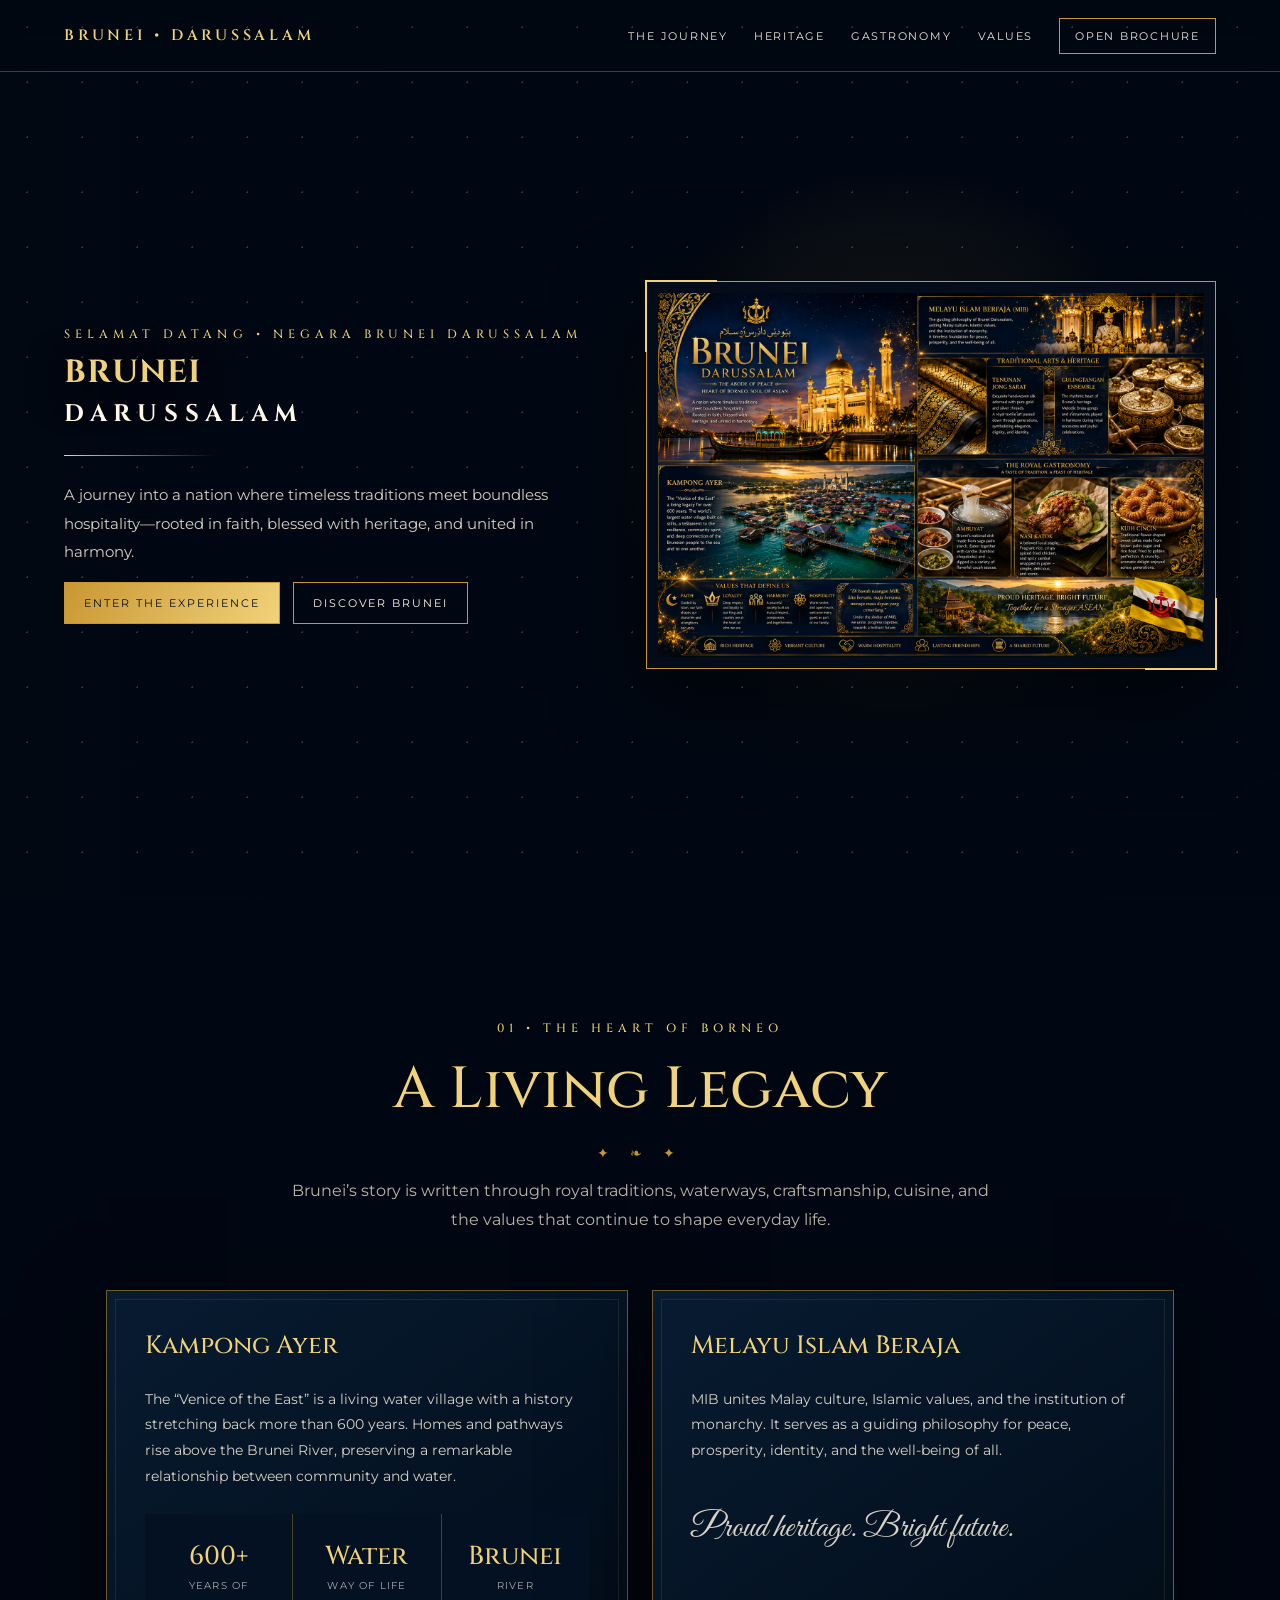
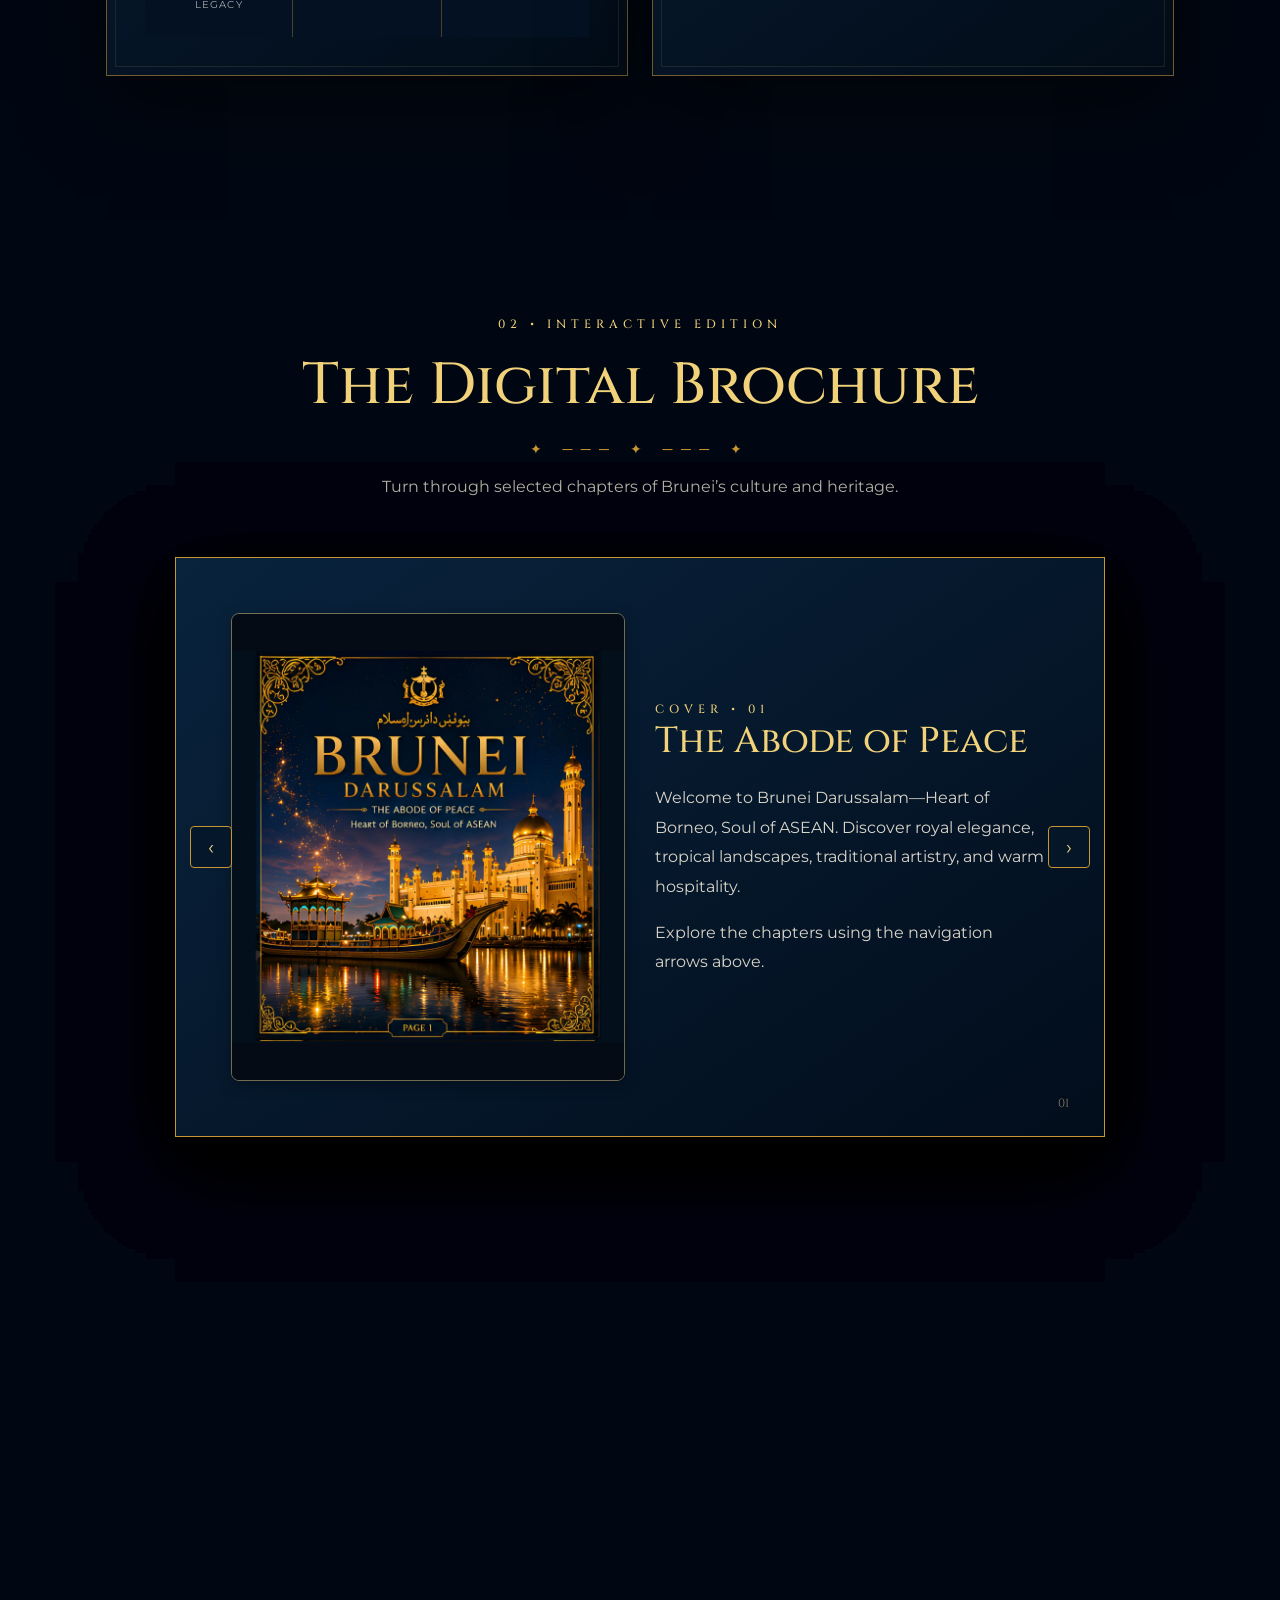
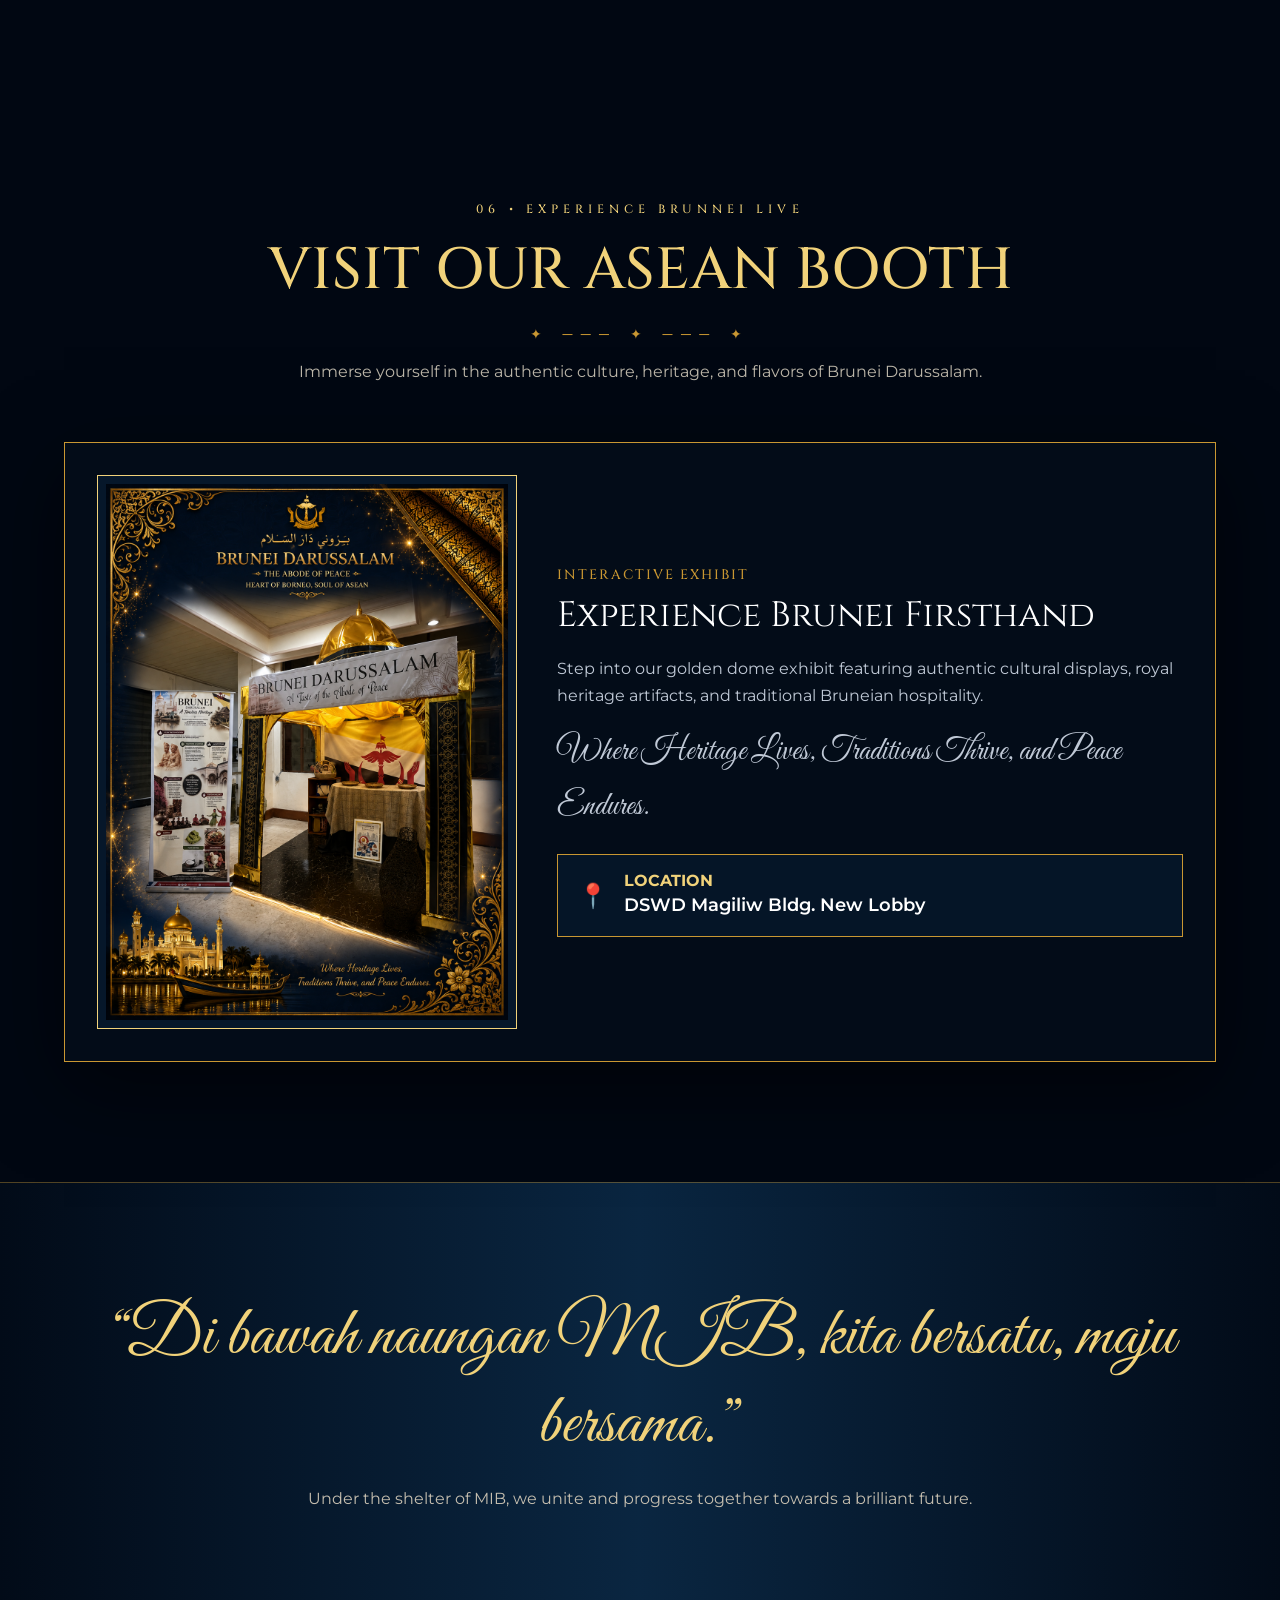
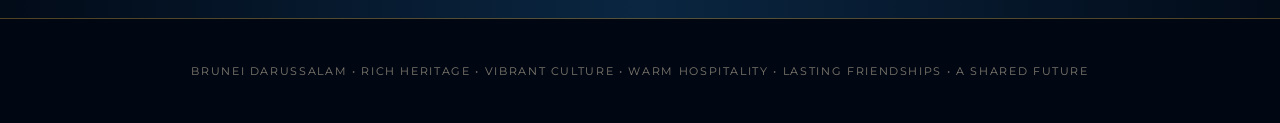
<file: index.html>
<!DOCTYPE html>

<html lang="en">
<head>
<meta charset="utf-8"/>
<meta content="width=device-width,initial-scale=1" name="viewport"/>
<meta content="Brunei Darussalam — an interactive luxury digital brochure." name="description"/>
<title>Brunei Darussalam | A Journey of Heritage</title>

<link href="style.css" rel="stylesheet"/></head>
<body>
<nav class="topbar">
<a class="logo" href="#home">BRUNEI • DARUSSALAM</a>
<div class="menu">
<a href="#journey">THE JOURNEY</a>
<a href="#heritage">HERITAGE</a>
<a href="#gastronomy">GASTRONOMY</a>
<a href="#values">VALUES</a>
<a class="cta" href="#brochure">OPEN BROCHURE</a>
</div>
</nav>
<header class="hero" id="home">
<div class="hero-bg"></div>
<div class="hero-content">
<div>
<div class="eyebrow">Selamat Datang • Negara Brunei Darussalam</div>
<h1>BRUNEI</h1>
<h2 class="serif">DARUSSALAM</h2>
<div class="gold-line"></div>
<p>A journey into a nation where timeless traditions meet boundless hospitality—rooted in faith, blessed with heritage, and united in harmony.</p>
<div class="hero-buttons">
<a class="btn primary" href="#brochure">Enter the Experience</a>
<a class="btn" href="#journey">Discover Brunei</a>
</div>
</div>
<div class="cover-frame">
  <img alt="Luxury Brunei Darussalam brochure cover" src="brochure.png" style="width: 100%; height: auto; display: block;" />
</div>
</div>
</header>
<section class="section" id="journey">
<div class="section-inner reveal">
<div class="section-head">
<div class="eyebrow">01 • The Heart of Borneo</div>
<h2>A Living Legacy</h2>
<div class="ornament">✦ ❧ ✦</div>
<p>Brunei’s story is written through royal traditions, waterways, craftsmanship, cuisine, and the values that continue to shape everyday life.</p>
</div>
<div class="story">
<div class="panel">
<h3>Kampong Ayer</h3>
<p>The “Venice of the East” is a living water village with a history stretching back more than 600 years. Homes and pathways rise above the Brunei River, preserving a remarkable relationship between community and water.</p>
<div class="stats">
<div class="stat"><b>600+</b><span>Years of legacy</span></div>
<div class="stat"><b>Water</b><span>Way of life</span></div>
<div class="stat"><b>Brunei</b><span>River</span></div>
</div>
</div>
<div class="panel">
<h3>Melayu Islam Beraja</h3>
<p>MIB unites Malay culture, Islamic values, and the institution of monarchy. It serves as a guiding philosophy for peace, prosperity, identity, and the well-being of all.</p>
<p class="gold script" style="font-size:34px">Proud heritage. Bright future.</p>
</div>
</div>
</div>
</section>
<section class="section" id="brochure">
  <div class="section-inner reveal">
    <div class="section-head">
      <div class="eyebrow">02 • Interactive Edition</div>
      <h2>The Digital Brochure</h2>
      <div class="ornament">✦ ─── ✦ ─── ✦</div>
      <p>Turn through selected chapters of Brunei’s culture and heritage.</p>
    </div>

    <div class="flipbook-wrap">
      <div class="flipbook" id="book">
        
        <!-- Controls placed inside the flipbook box -->
        <div class="flip-controls">
          <button aria-label="Previous page" class="iconbtn" onclick="prevPage()">‹</button>
          <button aria-label="Next page" class="iconbtn" onclick="nextPage()">›</button>
        </div>

        <div class="book-shadow"></div>

        <!-- PAGE 1: COVER -->
        <article class="page active">
          <div class="page-grid">
            <div class="page-image"><img alt="Brochure image 1" id="brochureImage1" src="1b.png" style="object-position:center;"/></div>
            <div>
              <div class="eyebrow">Cover • 01</div>
              <h3>The Abode of Peace</h3>
              <p>Welcome to Brunei Darussalam—Heart of Borneo, Soul of ASEAN. Discover royal elegance, tropical landscapes, traditional artistry, and warm hospitality.</p>
              <p class="gold">Explore the chapters using the navigation arrows above.</p>
            </div>
          </div>
          <div class="page-number">01</div>
        </article>

        <!-- PAGE 2: HERITAGE & CRAFT -->
        <article class="page">
          <div class="page-grid">
            <div>
              <div class="eyebrow">Heritage • 02</div>
              <h3>Melayu Islam Beraja (MIB)</h3>
              <p>The guiding philosophy of Brunei Darussalam, uniting Malay culture, Islamic values, and the institution of monarchy.</p>
              <p>Featuring traditional arts like Tenunan Jong Sarat and the Gulingtangan Ensemble.</p>
            </div>
            <div class="page-image"><img alt="Brochure image 2" id="brochureImage2" src="2b.png" style="object-position:center;"/></div>
          </div>
          <div class="page-number">02</div>
        </article>

        <!-- PAGE 3: KAMPONG AYER & VALUES -->
        <article class="page">
          <div class="page-grid">
            <div class="page-image"><img alt="Brochure image 3" id="brochureImage3" src="3b.png" style="object-position:center;"/></div>
            <div>
              <div class="eyebrow">Legacy • 03</div>
              <h3>Kampong Ayer & Values</h3>
              <p>A living legacy for over 600 years. Known as the "Venice of the East," built on values of Faith, Loyalty, Harmony, and Hospitality.</p>
              <button class="btn primary" onclick="openModal('craft')">Learn More</button>
            </div>
          </div>
          <div class="page-number">03</div>
        </article>

        <!-- PAGE 4: GASTRONOMY -->
        <article class="page">
          <div class="page-grid">
            <div>
              <div class="eyebrow">Gastronomy • 04</div>
              <h3>The Royal Gastronomy</h3>
              <p>A taste of tradition and a feast of heritage featuring Ambuyat, Nasi Katok, and Kuih Cincin—iconic flavors enjoyed across generations.</p>
              <button class="btn primary" onclick="openModal('food')">Explore Cuisine</button>
            </div>
            <div class="page-image"><img alt="Brochure image 4" id="brochureImage4" src="4b.png" style="object-position:center;"/></div>
          </div>
          <div class="page-number">04</div>
        </article>

        <!-- PAGE 5: GALLERY OVERVIEW -->
        <article class="page">
          <div class="page-grid">
            <div class="page-image"><img alt="Brochure image 5" id="brochureImage5" src="5b.png" style="object-position:center;"/></div>
            <div>
              <div class="eyebrow">Overview • 05</div>
              <h3>A Tapestry of Tradition</h3>
              <p>A visual montage bringing together Brunei's majestic architecture, intricate crafts, musical traditions, and rich culinary culture.</p>
            </div>
          </div>
          <div class="page-number">05</div>
        </article>

        <!-- PAGE 6: ASEAN & FUTURE -->
        <article class="page">
          <div class="page-grid">
            <div>
              <div class="eyebrow">Vision • 06</div>
              <h3>Together for a Stronger ASEAN</h3>
              <p>Proud heritage, bright future. Brunei Darussalam works alongside its ASEAN family for peace, prosperity, and a sustainable regional future.</p>
            </div>
            <div class="page-image"><img alt="Brochure image 6" id="brochureImage6" src="6b.png" style="object-position:center;"/></div>
          </div>
          <div class="page-number">06</div>
        </article>

      </div>
    </div>
  </div>
</section>

<section class="section" id="heritage">
  <div class="section-inner reveal">
    <div class="section-head">
      <div class="eyebrow">03 • Living Culture</div>
      <h2>Traditional Arts &amp; Heritage</h2>
      <div class="ornament">❧ ✦ ❧</div>
    </div>
    <div class="cards">
      <article class="lux-card"><span class="num">01 / TEXTILE</span><h3>Tenunan Jong Sarat</h3><p>Exquisite hand-woven silk adorned with precious-looking gold and silver detailing, passed through generations as a symbol of refined heritage.</p></article>
      <article class="lux-card"><span class="num">02 / MUSIC</span><h3>Gulingtangan</h3><p>The rhythmic heart of Brunei’s traditional music, with melodic brass gongs accompanying royal occasions and celebrations.</p></article>
      <article class="lux-card"><span class="num">03 / WATER</span><h3>Kampong Ayer</h3><p>A remarkable settlement on stilts that embodies community, history, and Brunei’s enduring relationship with the river.</p></article>
    </div>
  </div>
</section>
<section class="section" id="gastronomy">
<div class="section-inner reveal">
<div class="section-head">
<div class="eyebrow">04 • A Taste of Tradition</div>
<h2>The Royal Gastronomy</h2>
<div class="ornament">✦ ❧ ✦</div>
</div>
<div class="cards">
<article class="lux-card"><span class="num">01 / NATIONAL DISH</span><h3>Ambuyat</h3><p>Made from sago palm starch and traditionally enjoyed with bamboo chopsticks and a variety of flavorful cacah sauces.</p></article>
<article class="lux-card"><span class="num">02 / LOCAL STAPLE</span><h3>Nasi Katok</h3><p>Fragrant rice paired with crispy fried chicken and spicy sambal—simple, comforting, and unmistakably Bruneian.</p></article>
<article class="lux-card"><span class="num">03 / SWEET</span><h3>Kuih Cincin</h3><p>Flower-shaped sweet cakes made with brown palm sugar and rice flour, fried to a golden, crunchy finish.</p></article>
</div>
</div>
</section>
<section class="section" id="values">
<div class="section-inner reveal">
<div class="section-head">
<div class="eyebrow">05 • The Bruneian Spirit</div>
<h2>Values That Define Us</h2>
</div>
<div class="values">
<div class="value"><div class="symbol">☾</div><h3>Faith</h3><p>Guided by Islam, faith shapes character and strengthens unity.</p></div>
<div class="value"><div class="symbol">♛</div><h3>Loyalty</h3><p>Respect and loyalty to the King and country are deeply cherished.</p></div>
<div class="value"><div class="symbol">❖</div><h3>Harmony</h3><p>A peaceful society built on mutual respect, compassion, and togetherness.</p></div>
<div class="value"><div class="symbol">❀</div><h3>Hospitality</h3><p>Warm smiles and open hearts welcome every guest as family.</p></div>
</div>
</div>
</section>

  <!-- SECTION 06: ASEAN BOOTH -->
<section class="section" id="booth">
  <div class="section-inner reveal">
    <div class="section-head">
      <div class="eyebrow">06 • EXPERIENCE BRUNNEI LIVE</div>
      <h2>VISIT OUR ASEAN BOOTH</h2>
      <div class="ornament">✦ ─── ✦ ─── ✦</div>
      <p>Immerse yourself in the authentic culture, heritage, and flavors of Brunei Darussalam.</p>
    </div>

    <div class="booth-card">
      <div class="booth-image-wrap">
        <img src="booth.png" alt="Brunei Darussalam ASEAN Booth" class="booth-img" />
      </div>

      <div class="booth-info">
        <div class="eyebrow">INTERACTIVE EXHIBIT</div>
        <h3>Experience Brunei Firsthand</h3>
        <p>Step into our golden dome exhibit featuring authentic cultural displays, royal heritage artifacts, and traditional Bruneian hospitality.</p>
        
        <p class="gold script" style="font-size:32px; margin-top: 10px; margin-bottom: 20px;">
          Where Heritage Lives, Traditions Thrive, and Peace Endures.
        </p>

        <div class="booth-location-box">
          <span class="loc-pin">📍</span>
          <div>
            <strong class="gold">LOCATION</strong>
            <p style="margin:0; color:#fff; font-size:1.1rem; font-weight:600;">DSWD Magiliw Bldg. New Lobby</p>
          </div>
        </div>
      </div>
    </div>
  </div>
</section>
  
<section class="quote">
<div class="script">“Di bawah naungan MIB, kita bersatu, maju bersama.”</div>
<p>Under the shelter of MIB, we unite and progress together towards a brilliant future.</p>
</section>
<footer class="footer">
BRUNEI DARUSSALAM • RICH HERITAGE • VIBRANT CULTURE • WARM HOSPITALITY • LASTING FRIENDSHIPS • A SHARED FUTURE
</footer>
<div class="modal" id="modal" onclick="if(event.target===this)closeModal()">
<div class="modal-box">
<button class="close" onclick="closeModal()">×</button>
<div id="modalContent"></div>
</div>
</div>
<script>
let current=0;
const pages=[...document.querySelectorAll('.page')];
function showPage(n){
 current=Math.max(0,Math.min(pages.length-1,n));
 pages.forEach((p,i)=>{p.classList.toggle('active',i===current);p.classList.toggle('prev',i<current);p.classList.toggle('back',i>current)});
}
function nextPage(){showPage(current+1)}
function prevPage(){showPage(current-1)}
function openModal(type){
 const content=document.getElementById('modalContent');
 if(type==='craft') content.innerHTML='<h3>Tenunan Jong Sarat</h3><p>This traditional woven textile is celebrated for its intricate craftsmanship and luxurious appearance. Its patterns and materials connect contemporary Brunei with generations of artistic knowledge.</p>';
 if(type==='food') content.innerHTML='<h3>The Royal Gastronomy</h3><p>Ambuyat, Nasi Katok, and Kuih Cincin each tell a different story: staple ingredients, everyday comfort, and traditional sweets brought together through Brunei’s love of food and hospitality.</p>';
 document.getElementById('modal').classList.add('open');
}
function closeModal(){document.getElementById('modal').classList.remove('open')}
document.addEventListener('keydown',e=>{if(e.key==='ArrowRight')nextPage();if(e.key==='ArrowLeft')prevPage();if(e.key==='Escape')closeModal()});
const io=new IntersectionObserver(es=>es.forEach(e=>{if(e.isIntersecting)e.target.classList.add('show')}),{threshold:.12});
document.querySelectorAll('.reveal').forEach(x=>io.observe(x));
</script>
<script>
function setupBrochureImageInputs(){
  document.querySelectorAll('.page-image.upload-slot input[type="file"]').forEach(input=>{
    input.addEventListener('change',function(){
      const file=this.files && this.files[0];
      if(!file) return;
      const slot=this.closest('.page-image.upload-slot');
      const img=slot.querySelector('img');
      const reader=new FileReader();
      reader.onload=e=>{
        img.src=e.target.result;
        slot.classList.add('has-image');
      };
      reader.readAsDataURL(file);
    });
  });
}
setupBrochureImageInputs();
</script></body>
</html>
</file>
<file: style.css>
@import url('https://fonts.googleapis.com/css2?family=Cinzel:wght@400;500;600;700&family=Great+Vibes&family=Montserrat:wght@300;400;500;600&display=swap');
:root{
 --navy:#020b18; --navy2:#071b31; --gold:#c99732; --gold2:#f1d27a; --ivory:#fff8e8;
 --shadow:0 25px 80px rgba(0,0,0,.55);
}
*{box-sizing:border-box}
html{scroll-behavior:smooth}
body{margin:0;background:#010712;color:var(--ivory);font-family:Montserrat,Arial,sans-serif;overflow-x:hidden}
body:before{content:"";position:fixed;inset:0;pointer-events:none;z-index:99;opacity:.18;background-image:radial-gradient(#fff 1px,transparent 1px);background-size:55px 55px}
a{color:inherit}
button{font:inherit}
.gold{color:var(--gold2)}
.script{font-family:"Great Vibes",cursive}
.serif{font-family:Cinzel,serif}
.topbar{position:fixed;z-index:50;top:0;left:0;right:0;height:72px;display:flex;align-items:center;justify-content:space-between;padding:0 5vw;background:linear-gradient(180deg,rgba(1,8,18,.96),rgba(1,8,18,.55));border-bottom:1px solid rgba(241,210,122,.28);backdrop-filter:blur(12px)}
.logo{font:600 15px Cinzel;letter-spacing:.25em;color:var(--gold2);text-decoration:none}
.menu{display:flex;gap:26px;align-items:center}
.menu a{font-size:11px;letter-spacing:.16em;text-decoration:none;color:#eee8d8;transition:.3s}
.menu a:hover{color:var(--gold2)}
.menu .cta{border:1px solid var(--gold);padding:10px 15px}
.hero{min-height:100vh;position:relative;display:grid;place-items:center;padding:110px 5vw 60px;overflow:hidden}
.hero-bg{position:absolute;inset:0;background:radial-gradient(circle at 70% 50%,rgba(201,151,50,.18),transparent 28%),linear-gradient(90deg,rgba(1,8,18,.92),rgba(1,8,18,.3),rgba(1,8,18,.8));}
.hero-content{position:relative;z-index:2;width:min(1200px,100%);display:grid;grid-template-columns:1fr 1.1fr;gap:5vw;align-items:center}
.eyebrow{font:500 12px Cinzel;letter-spacing:.42em;color:var(--gold2);text-transform:uppercase}
h1{font:600 clamp(52px,9vw,130px);line-height:.82;margin:18px 0 12px;font-family:Cinzel;letter-spacing:.04em;color:var(--gold2);text-shadow:0 10px 40px #000}
.hero h2{font:400 clamp(20px,3vw,38px);letter-spacing:.28em;margin:0 0 20px}
.hero p{max-width:570px;color:#d7d1c2;line-height:1.9;font-size:15px}
.gold-line{height:1px;width:150px;background:linear-gradient(90deg,var(--gold2),transparent);margin:25px 0}
.hero-buttons{display:flex;gap:13px;flex-wrap:wrap}
.btn{cursor:pointer;text-decoration:none;border:1px solid var(--gold);padding:13px 19px;font-size:11px;letter-spacing:.18em;text-transform:uppercase;transition:.35s}
.btn.primary{background:linear-gradient(120deg,var(--gold),var(--gold2));color:#07111f}
.btn:hover{transform:translateY(-3px);box-shadow:0 10px 35px rgba(201,151,50,.22)}
.cover-frame {
  position: relative;
  padding: 11px;
  border: 1px solid var(--gold);
  box-shadow: var(--shadow);
  transform: none; /* Keeps it straight */
  background: #030c18;
  width: 100%;
  max-width: 650px; /* Increased from default to make the image frame significantly larger */
  margin: 0 auto;
  box-sizing: border-box;
}

.cover-frame::before,
.cover-frame::after {
  content: "";
  position: absolute;
  width: 70px;
  height: 70px;
  border-color: var(--gold2);
  border-style: solid;
  pointer-events: none;
}

.cover-frame::before {
  left: -2px;
  top: -2px;
  border-width: 2px 0 0 2px;
}

.cover-frame::after {
  right: -2px;
  bottom: -2px;
  border-width: 0 2px 2px 0;
}

.cover-frame img {
  width: 100%;
  height: auto;
  display: block;
}

.section{padding:120px 5vw;position:relative}
.section-inner{width:min(1180px,100%);margin:auto}
.section-head{text-align:center;margin-bottom:55px}
.section-head .eyebrow{margin-bottom:14px}
.section-head h2{font:500 clamp(30px,5vw,58px) Cinzel;color:var(--gold2);margin:0 0 12px}
.section-head p{max-width:700px;margin:auto;color:#bbb5a8;line-height:1.8}
.ornament{color:var(--gold);letter-spacing:.6em;font-size:14px;margin:15px 0}

/* Container Spacing & Layout */
#journey .section-inner {
  width: 100%;
  max-width: 1100px;
  margin: 0 auto;
  padding: 0 1rem;
  box-sizing: border-box;
}

/* Stack panels vertically on smaller screens */
.story {
  display: grid;
  grid-template-columns: repeat(auto-fit, minmax(280px, 1fr));
  gap: 1.5rem;
  width: 100%;
  box-sizing: border-box;
}

/* Panel styling to adapt fluidly */
.panel {
  width: 100%;
  box-sizing: border-box;
  padding: 1.5rem;
}

/* Responsive grid for the stats block */
.stats {
  display: flex;
  flex-wrap: wrap;
  gap: 1rem;
  margin-top: 1.5rem;
  width: 100%;
}

.stat {
  flex: 1 1 80px; /* Allows stats to wrap cleanly on narrow screens */
  min-width: 80px;
}

/* Mobile Specific Adjustments */
@media (max-width: 600px) {
  .section-head h2 {
    font-size: 1.8rem; /* Scales heading down so text doesn't overflow */
  }

  .panel p.script {
    font-size: 24px !important; /* Prevents large decorative text from pushing layout off-screen */
  }
  
  .stats {
    justify-content: space-between;
  }
}

.story{display:grid;grid-template-columns:1fr 1fr;gap:24px}
.panel{background:linear-gradient(145deg,rgba(8,29,51,.94),rgba(2,12,24,.98));border:1px solid rgba(201,151,50,.55);padding:38px;position:relative;box-shadow:var(--shadow);overflow:hidden}
.panel:after{content:"";position:absolute;inset:8px;border:1px solid rgba(241,210,122,.1);pointer-events:none}
.panel h3{font:500 25px Cinzel;color:var(--gold2);margin-top:0}
.panel p{color:#d8d2c5;line-height:1.85;font-size:14px}
.stats{display:grid;grid-template-columns:repeat(3,1fr);gap:1px;background:rgba(201,151,50,.35);margin-top:24px}
.stat{background:#031122;padding:25px;text-align:center}
.stat b{display:block;font:500 26px Cinzel;color:var(--gold2)}
.stat span{font-size:10px;letter-spacing:.12em;color:#aaa;text-transform:uppercase}
.book-shadow{position:absolute;inset:7% 3%;background:#000;filter:blur(30px);opacity:.6;transform:translateZ(-50px)}
.page{position:absolute;inset:0;background:linear-gradient(145deg,#09233d,#020d1b);border:1px solid var(--gold);box-shadow:var(--shadow);padding:55px;backface-visibility:hidden;transition:transform .9s cubic-bezier(.2,.75,.2,1),opacity .6s;transform-origin:left center}
.page.back{transform:rotateY(-180deg);opacity:0}
.page.active{transform:rotateY(0);opacity:1;z-index:3}
.page.prev{transform:rotateY(180deg);opacity:0}
.page-grid{display:grid;grid-template-columns:1fr 1fr;gap:30px;height:100%;align-items:center}
.page-image{height:100%;background-size:cover;background-position:center;border:1px solid rgba(241,210,122,.45);min-height:280px}
.page h3{font:500 36px Cinzel;color:var(--gold2);margin:0 0 18px}
.page p{color:#d9d4c9;line-height:1.85}
.page-number{position:absolute;bottom:25px;right:35px;color:#8c8168;font:12px Cinzel}
.cards{display:grid;grid-template-columns:repeat(3,1fr);gap:20px}
.lux-card{min-height:270px;padding:30px;background:linear-gradient(160deg,#0a2845,#020d1b);border:1px solid rgba(201,151,50,.5);transition:.35s;position:relative}
.lux-card:hover{transform:translateY(-8px);border-color:var(--gold2);box-shadow:0 18px 45px rgba(0,0,0,.5)}
.lux-card .num{font:12px Cinzel;color:var(--gold);letter-spacing:.2em}
.lux-card h3{font:500 24px Cinzel;color:var(--gold2);margin:18px 0 12px}
.lux-card p{color:#c9c4b9;font-size:13px;line-height:1.8}
.modal{position:fixed;inset:0;background:rgba(0,4,10,.82);backdrop-filter:blur(10px);z-index:100;display:none;place-items:center;padding:20px}
.modal.open{display:grid}
.modal-box{width:min(720px,100%);background:linear-gradient(145deg,#09233d,#020b17);border:1px solid var(--gold);box-shadow:0 30px 100px #000;padding:40px;position:relative}
.close{position:absolute;right:16px;top:13px;background:none;border:0;color:var(--gold2);font-size:28px;cursor:pointer}
.modal h3{font:500 30px Cinzel;color:var(--gold2);margin-top:0}
.modal p{color:#d6d0c3;line-height:1.9}
.values{display:grid;grid-template-columns:repeat(4,1fr);gap:12px}
.value{text-align:center;padding:28px 15px;border-top:1px solid var(--gold);border-bottom:1px solid rgba(201,151,50,.3)}
.value .symbol{font-size:31px;color:var(--gold2)}
.value h3{font:500 17px Cinzel;color:var(--gold2)}
.value p{font-size:12px;color:#aaa39a;line-height:1.7}
.quote{padding:110px 5vw;text-align:center;background:linear-gradient(90deg,#020b18,#0a2641,#020b18);border-top:1px solid rgba(201,151,50,.4);border-bottom:1px solid rgba(201,151,50,.4)}
.quote .script{font-size:clamp(35px,6vw,70px);color:var(--gold2)}
.quote p{color:#c5beaf;max-width:750px;margin:20px auto 0}
.footer{padding:45px 5vw;text-align:center;color:#807a70;font-size:11px;letter-spacing:.15em}
.reveal{opacity:0;transform:translateY(35px);transition:1s ease}
.reveal.show{opacity:1;transform:none}
/* Container adjustments to allow wider content */
book-wrap {
  width: 100%;
  max-width: 1100px; /* Increased width limit */
  margin: 0 auto;
  padding: 0 1rem;
  box-sizing: border-box;
}.flip

/* Page grid layout */
.page-grid {
  display: grid;
  grid-template-columns: minmax(280px, 1fr) 1fr; /* Responsive column scaling */
  gap: 2rem;
  align-items: center;
  width: 100%;
  box-sizing: border-box;
}

.flipbook {
  width: min(930px, 100%);
  height: 580px;
  position: relative; /* Acts as the anchor point */
  transform-style: preserve-3d;
  margin: 0 auto;
}

/* Navigation arrows centered vertically on the sides */
.flip-controls {
  position: absolute;
  top: 50%;
  left: 0;
  right: 0;
  transform: translateY(-50%);
  display: flex;
  justify-content: space-between;
  align-items: center;
  padding: 0 15px;
  z-index: 100;
  pointer-events: none;
}

.iconbtn {
  width: 42px;
  height: 42px;
  border: 1px solid var(--gold);
  background: rgba(6, 23, 42, 0.92);
  color: var(--gold2);
  cursor: pointer;
  font-size: 20px;
  display: flex;
  align-items: center;
  justify-content: center;
  border-radius: 4px;
  transition: all 0.25s ease;
  pointer-events: auto;
}

.iconbtn:hover {
  background: var(--gold);
  color: #06172a;
  transform: scale(1.08);
}

/* Fix image container sizing and prevents overflow clipping */
.page-image {
  width: 100%;
  max-width: 450px; /* Limits maximum image expansion */
  aspect-ratio: 1 / 1;
  overflow: hidden;
  border-radius: 8px;
  box-shadow: 0 4px 15px rgba(0, 0, 0, 0.3);
  margin: 0 auto;
}

/* Ensure full image visibility without cropping key details */
.page-image img {
  width: 100%;
  height: 100%;
  object-fit: contain; /* Shows full image without clipping edges */
  background-color: #050b14; /* Seamless dark background fill */
  display: block;
}
/* Booth Section Layout */
.booth-card {
  display: grid;
  grid-template-columns: 420px 1fr; /* Custom width tailored for portrait poster */
  gap: 2.5rem;
  align-items: center;
  background: #030c18;
  border: 1px solid var(--gold);
  padding: 2rem;
  box-shadow: var(--shadow);
  margin-top: 1.5rem;
  box-sizing: border-box;
}

/* Portrait Poster Frame */
.booth-image-wrap {
  position: relative;
  border: 1px solid var(--gold2);
  padding: 8px;
  background: #06172a;
  width: 100%;
}

.booth-img {
  width: 100%;
  height: auto;
  aspect-ratio: 3 / 4; /* Keeps poster aspect ratio crisp */
  object-fit: cover;
  display: block;
}

/* Typography matching site theme */
.booth-info .eyebrow {
  color: var(--gold);
  letter-spacing: 2px;
  text-transform: uppercase;
  font-size: 0.85rem;
  margin-bottom: 8px;
}

.booth-info h3 {
  font-family: var(--font-heading, "Cinzel", serif);
  font-size: 2.2rem;
  color: #ffffff;
  margin: 0 0 1rem 0;
  font-weight: 400;
}

.booth-info p {
  color: #c0c9d6;
  line-height: 1.7;
}

/* Location Badge Box */
.booth-location-box {
  display: flex;
  align-items: center;
  gap: 1rem;
  background: rgba(6, 23, 42, 0.9);
  border: 1px solid var(--gold);
  padding: 1rem 1.25rem;
  margin-top: 1rem;
}

.loc-pin {
  font-size: 1.5rem;
}

/* Mobile responsive view */
@media (max-width: 850px) {
  .booth-card {
    grid-template-columns: 1fr;
    padding: 1.25rem;
  }

  .booth-info h3 {
    font-size: 1.8rem;
  }
}

/* Stack vertically on smaller monitors or screens */
@media (max-width: 850px) {
  .page-grid {
    grid-template-columns: 1fr;
    gap: 1.5rem;
  }
  
  .page-image {
    max-width: 100%;
  }
}



@media(max-width:850px){
 .menu a:not(.cta){display:none}
 .hero-content,.story,.page-grid{grid-template-columns:1fr}
 .hero{padding-top:100px}
 .cover-frame{max-width:600px;margin:auto}
 .flipbook{height:auto;min-height:650px}
 .page{position:relative;display:none;min-height:650px}
 .page.active{display:block}
 .cards{grid-template-columns:1fr}
 .values{grid-template-columns:1fr 1fr}
}
@media(max-width:520px){
 .topbar{padding:0 18px}
 .logo{font-size:11px}
 .section{padding:80px 18px}
 .panel,.page{padding:28px}
 .values{grid-template-columns:1fr}
}


/* ===== Brochure image input: keeps the original design ===== */
.page-image.upload-slot{position:relative;overflow:hidden;cursor:pointer;background:linear-gradient(145deg,#09233d,#020d1b);}
.page-image.upload-slot input{display:none;}
.page-image.upload-slot img{width:100%;height:100%;display:block;object-fit:cover;object-position:center;}
.page-image.upload-slot .upload-hint{position:absolute;inset:0;display:grid;place-items:center;text-align:center;background:linear-gradient(145deg,rgba(9,35,61,.92),rgba(2,13,27,.92));color:var(--gold2);font:500 11px Cinzel;letter-spacing:.18em;text-transform:uppercase;transition:.3s;}
.page-image.upload-slot .upload-hint span{display:block;font:400 32px Montserrat;margin-bottom:8px;}
.page-image.upload-slot.has-image .upload-hint{opacity:0;pointer-events:none;}
.page-image.upload-slot:hover .upload-hint{background:linear-gradient(145deg,rgba(9,35,61,.78),rgba(2,13,27,.78));}
@media(max-width:850px){
 .page-image.upload-slot{height:320px;min-height:320px;}
}
@media(max-width:520px){
 .page-image.upload-slot{height:260px;min-height:260px;}
 .page-image.upload-slot .upload-hint{font-size:9px;letter-spacing:.14em;}

}
@media (max-width: 768px) {
  /* 1. Fix for Stats getting cut off in Kampong Ayer card */
  .stats {
    display: flex;
    flex-wrap: wrap; /* Allows stats to wrap cleanly */
    gap: 12px;
    justify-content: space-between;
  }

  .stat {
    flex: 1 1 30%; /* Stacks or scales stats dynamically */
    min-width: 80px;
    border-right: none; /* Removes stiff divider lines on small screens */
    padding: 8px 4px;
    text-align: center;
  }

  .stat b {
    font-size: 1.1rem; /* Slightly reduces font size so text like "BRUNEI" fits */
    word-break: break-word;
  }

  /* 2. Fix for Brochure / Flipbook layout on Mobile */
  .page-grid {
    display: flex;
    flex-direction: column; /* Stacks image on top of text on phone screens */
    gap: 16px;
  }

  .flipbook {
    height: auto; /* Lets card expand vertically on mobile */
    min-height: 520px;
  }

  /* 3. Reposition Arrows for Mobile Screen View */
  .flipbook-wrap {
    padding: 0;
  }

  .flip-controls {
    position: relative;
    top: 0;
    left: 0;
    right: 0;
    transform: none;
    width: 100%;
    justify-content: center;
    gap: 20px;
    margin-top: 15px;
    pointer-events: auto;
  }

  .flip-controls .iconbtn {
    width: 42px;
    height: 42px;
  }
}
</file>
